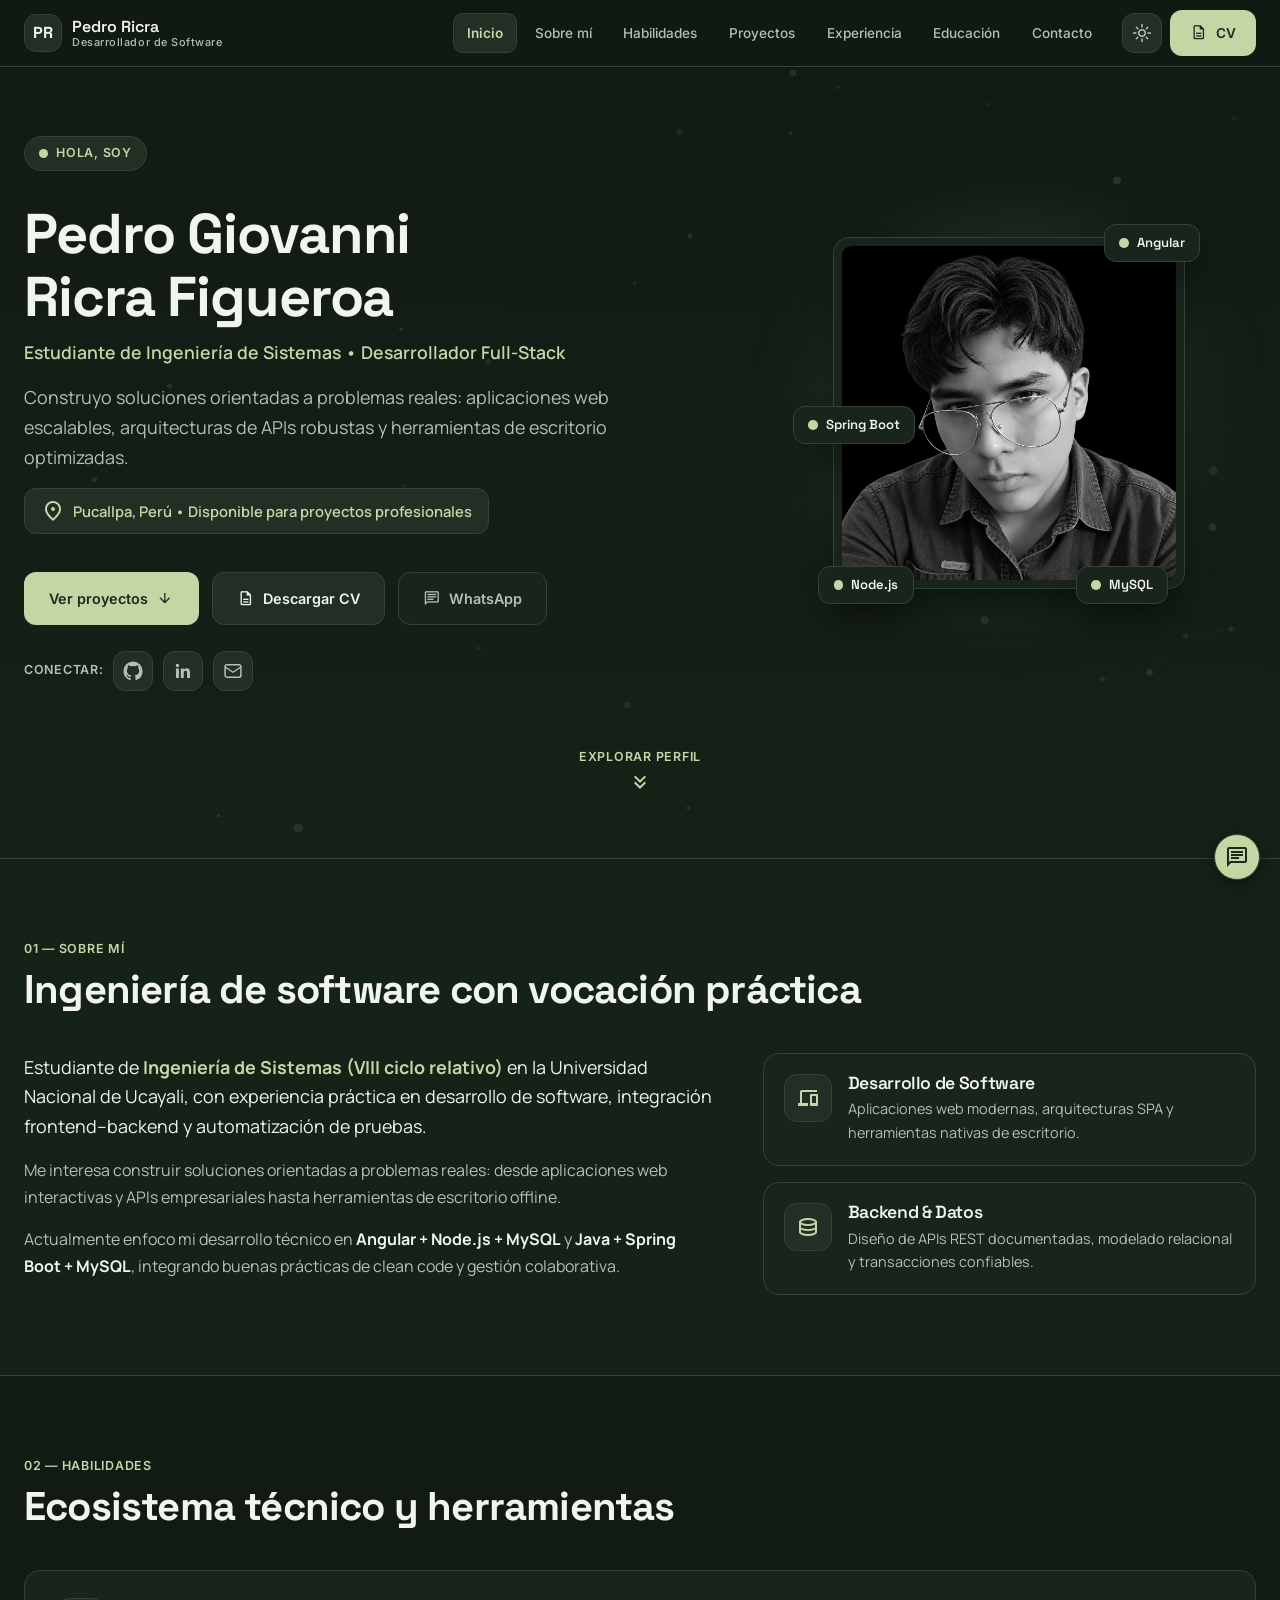
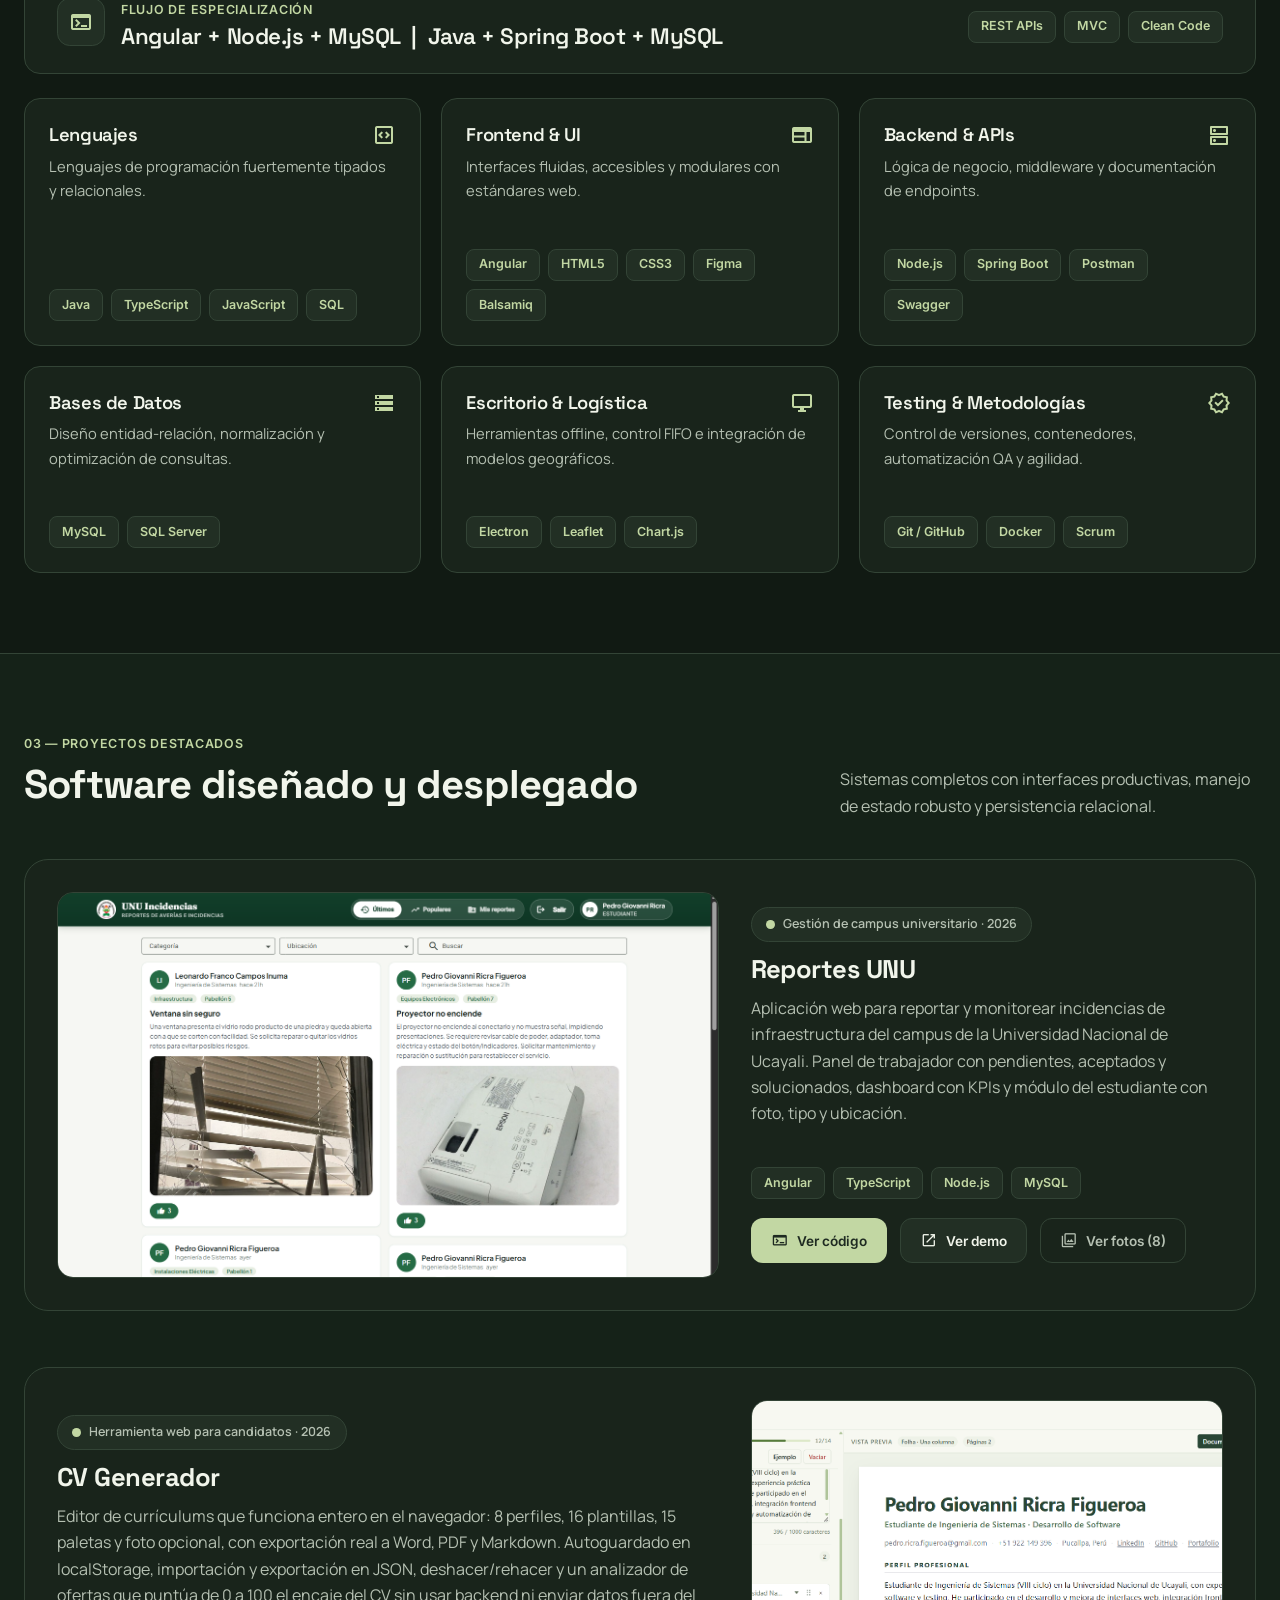
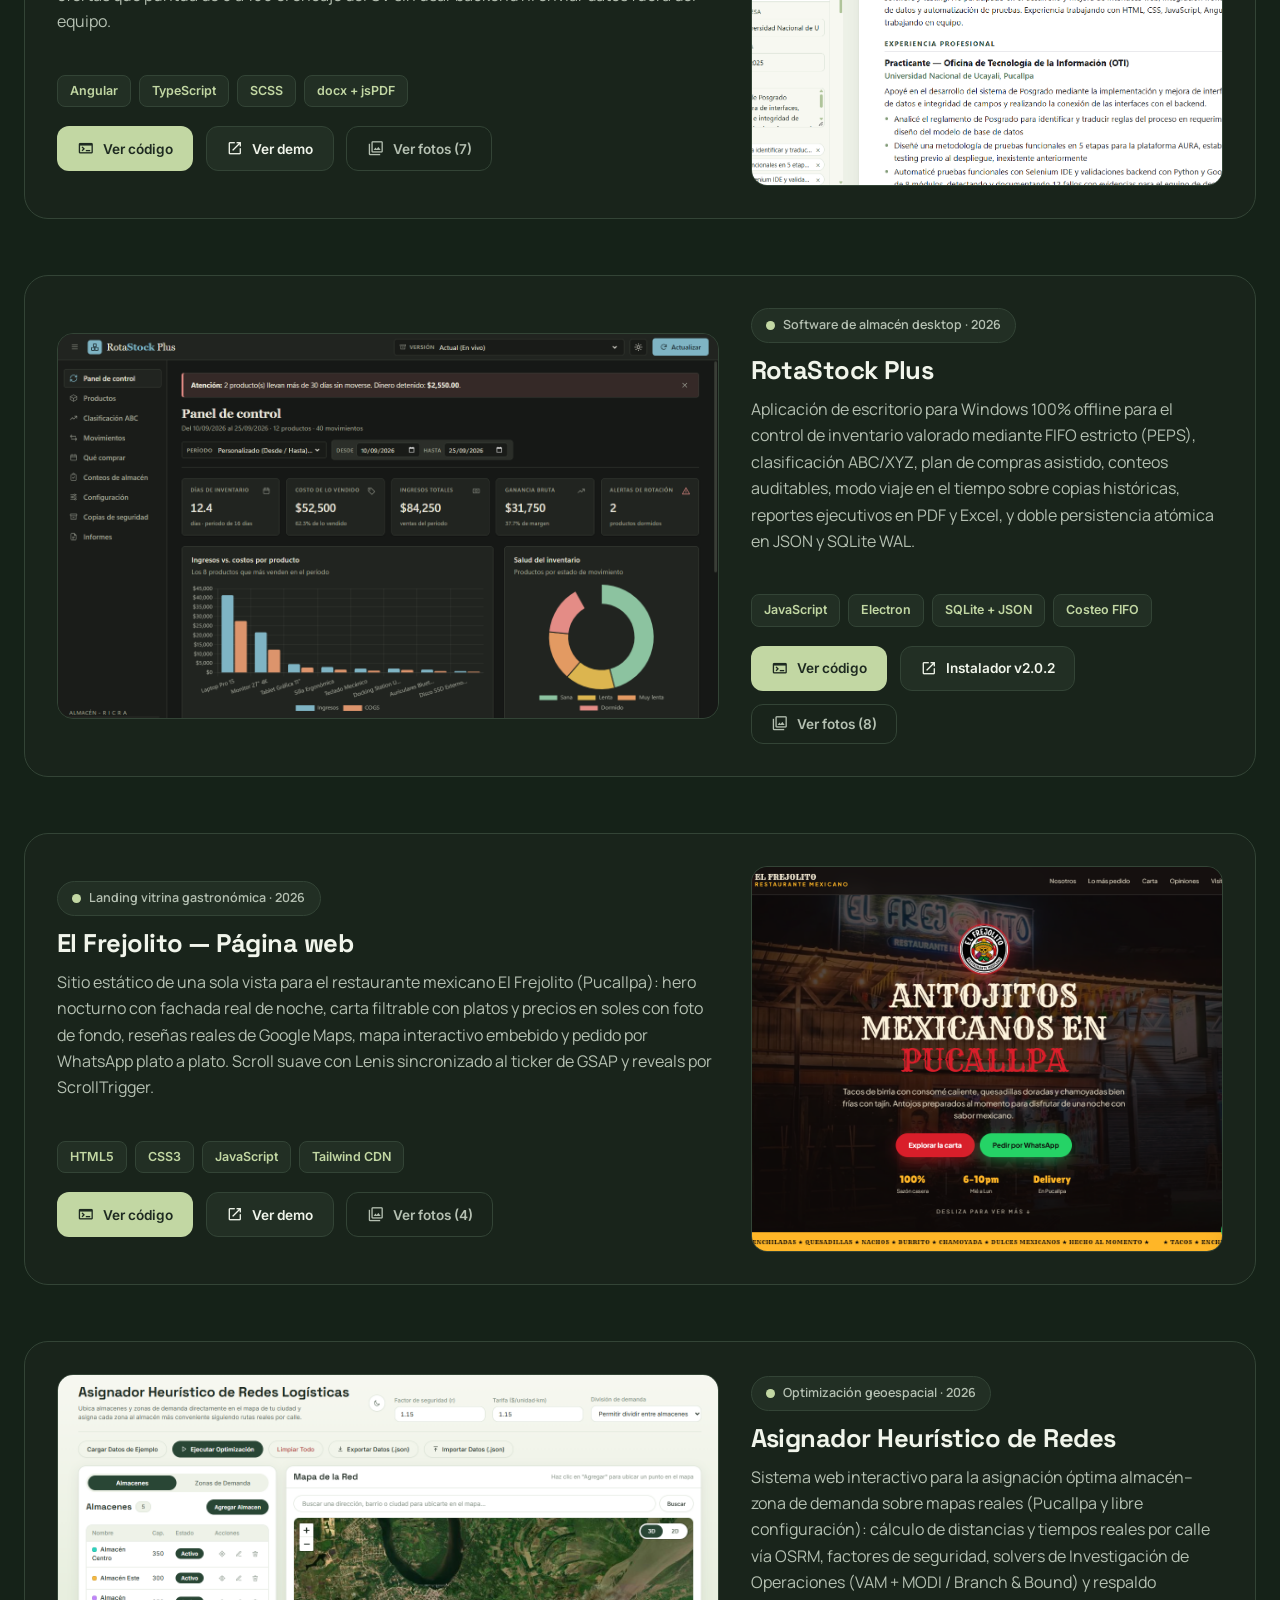
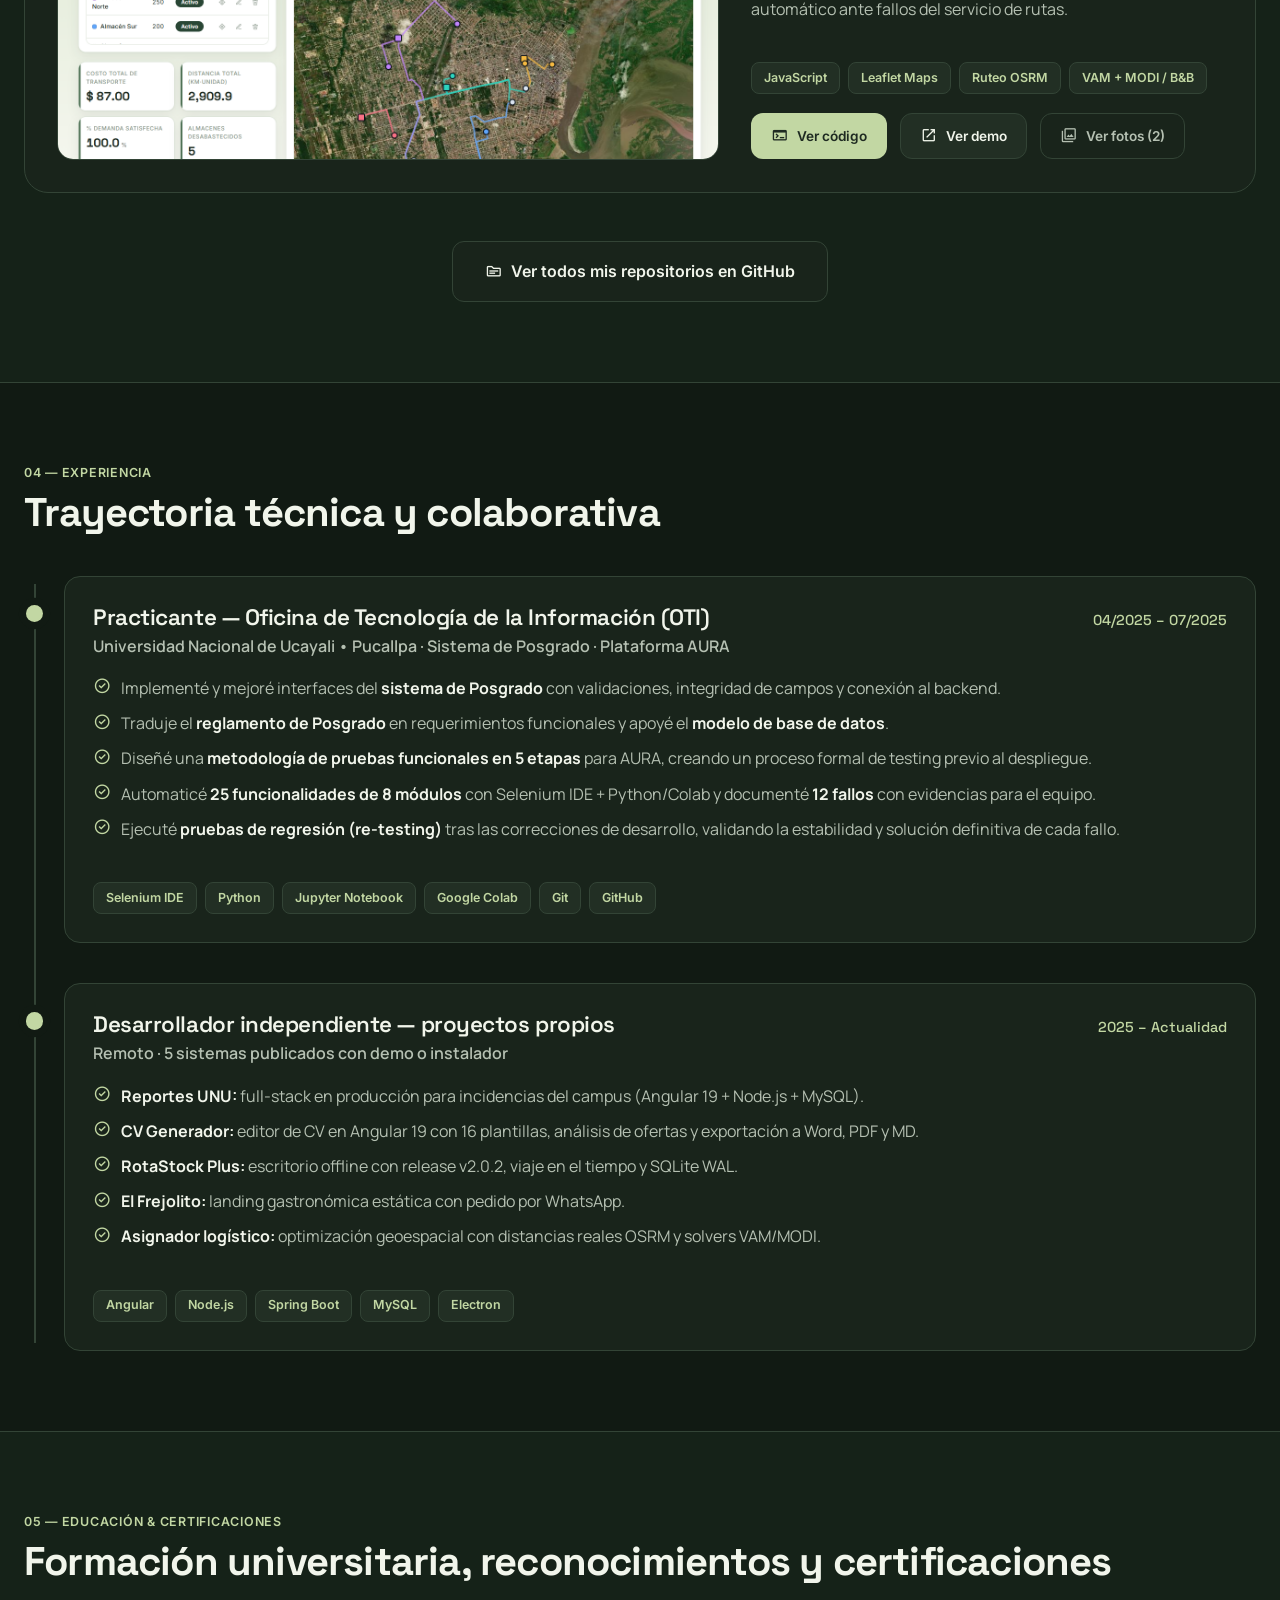
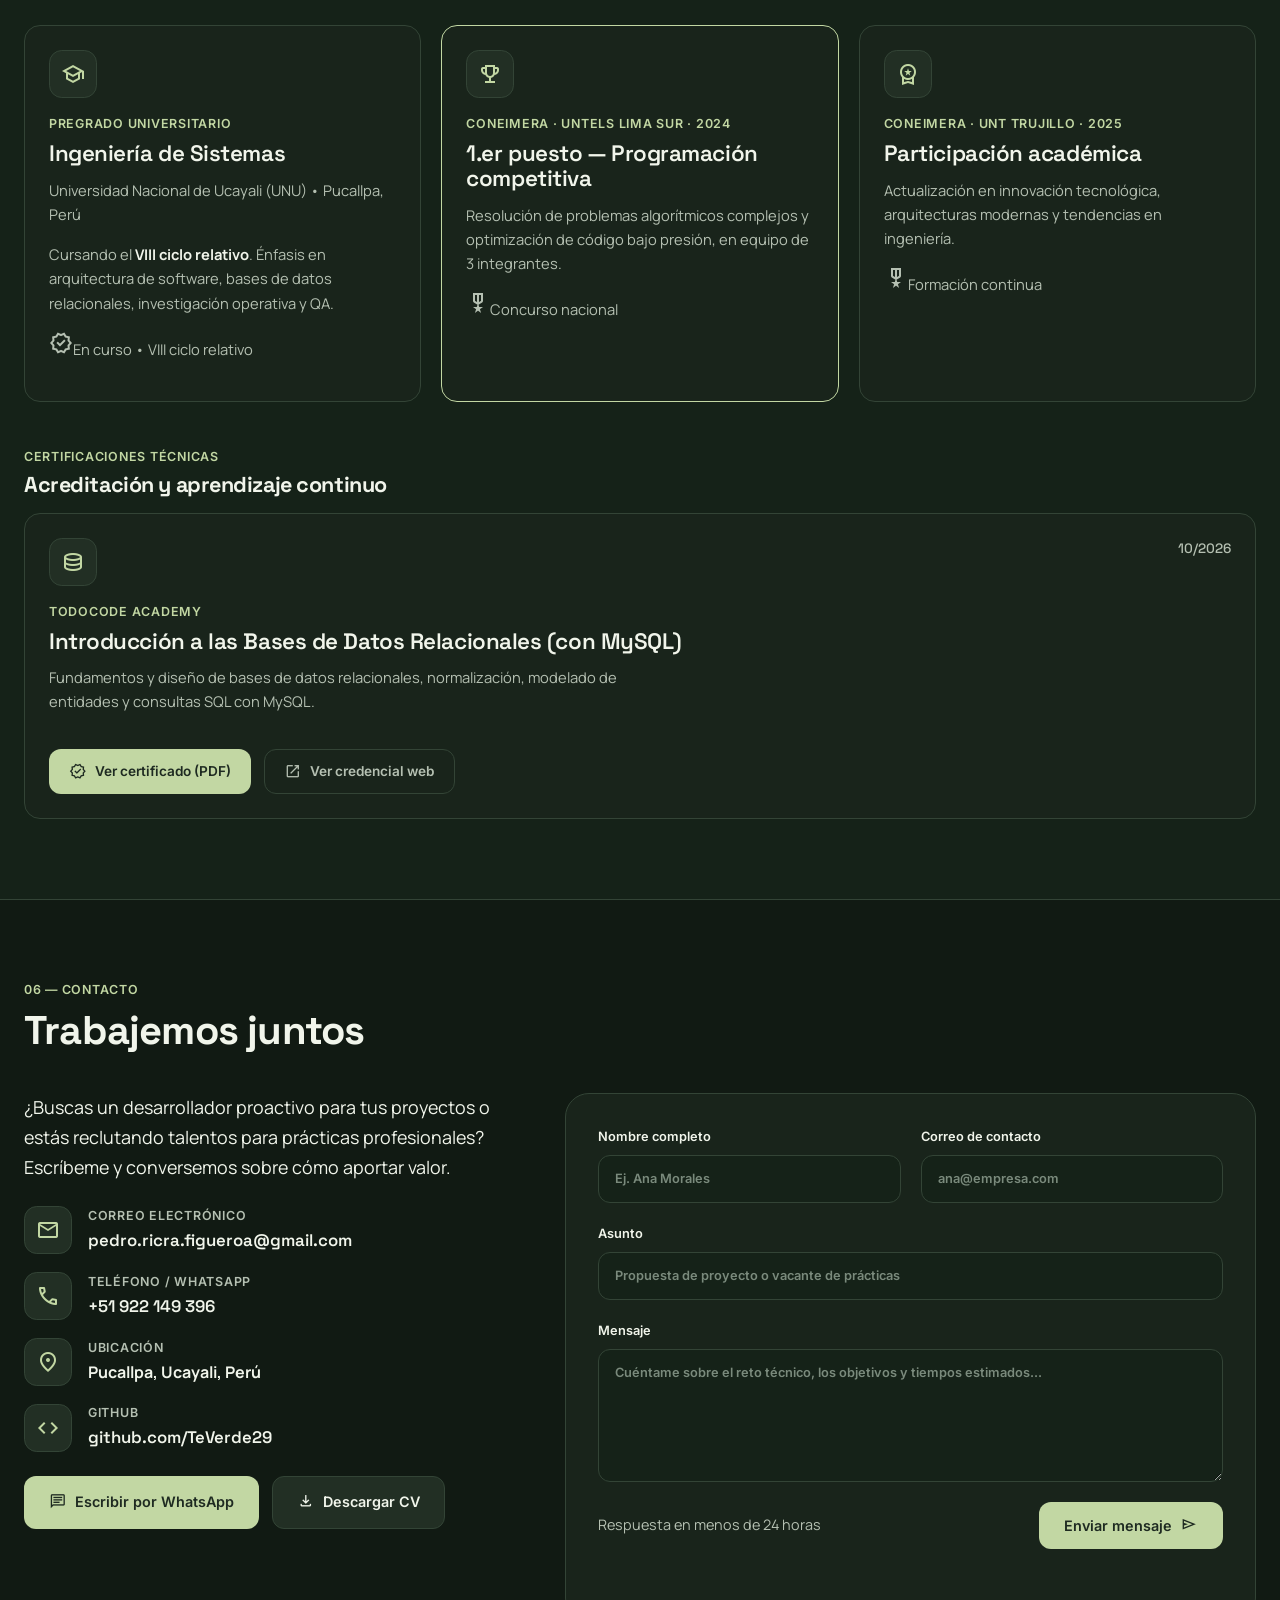
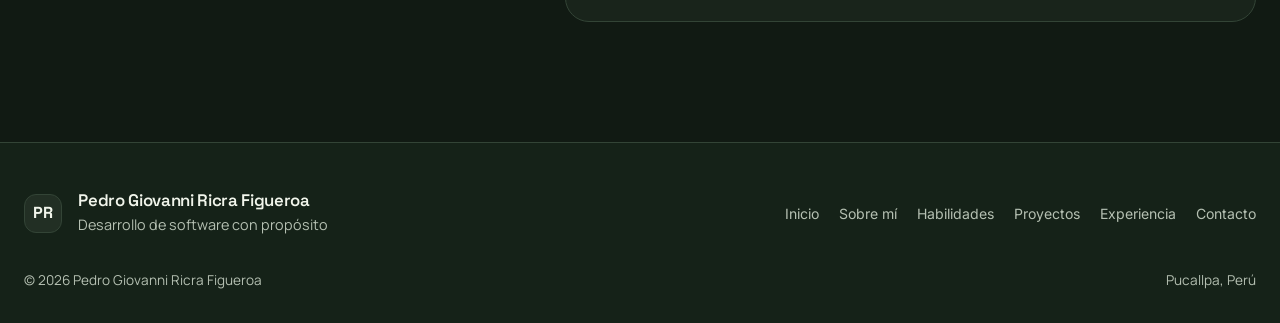
<file: index.html>
<!DOCTYPE html>
<html lang="es" data-theme="dark">
<head>
<meta charset="UTF-8">
<meta name="viewport" content="width=device-width, initial-scale=1.0">
<title>Pedro Giovanni Ricra Figueroa | Desarrollador de Software</title>
<meta name="description" content="Portafolio de Pedro Giovanni Ricra Figueroa: Ingeniería de Sistemas (VIII ciclo relativo, UNU). Full-stack Angular + Node.js + MySQL, Spring Boot, testing y automatización. Pucallpa, Perú.">
<meta property="og:title" content="Pedro Ricra | Desarrollador de Software">
<meta property="og:description" content="Full-stack · APIs · Datos · Testing. Proyectos en producción con demo en vivo.">
<meta property="og:type" content="website">
<meta property="og:image" content="assets/foto.png">
<link rel="icon" href="data:image/svg+xml,%3Csvg xmlns='http://www.w3.org/2000/svg' viewBox='0 0 64 64'%3E%3Crect width='64' height='64' rx='14' fill='%23111A13'/%3E%3Ctext x='32' y='43' font-family='Arial,sans-serif' font-weight='800' font-size='26' fill='%23C2D7A3' text-anchor='middle'%3EPR%3C/text%3E%3C/svg%3E">
<link rel="preconnect" href="https://fonts.googleapis.com">
<link rel="preconnect" href="https://fonts.gstatic.com" crossorigin>
<link href="https://fonts.googleapis.com/css2?family=Inter:wght@400;500;600;700&family=Manrope:wght@400;500;600;700&family=Space+Grotesk:wght@500;600;700&display=swap" rel="stylesheet">
<link href="https://fonts.googleapis.com/css2?family=Material+Symbols+Outlined:opsz,wght,FILL,GRAD@20..48,100..700,0..1,-50..200" rel="stylesheet">
<link rel="stylesheet" href="styles.css">
</head>
<body id="top">

<!-- ══════════ NAV ══════════ -->
<header class="nav" id="main-nav">
  <div class="nav-inner">
    <a class="nav-brand" href="#inicio" aria-label="Ir al inicio">
      <span class="nav-logo">PR</span>
      <span class="nav-name">Pedro Ricra<small>Desarrollador de Software</small></span>
    </a>
    <nav class="nav-links" id="nav-links" aria-label="Navegación principal">
      <a class="nav-item" data-section="inicio" href="#inicio">Inicio</a>
      <a class="nav-item" data-section="sobre-mi" href="#sobre-mi">Sobre mí</a>
      <a class="nav-item" data-section="stack" href="#stack">Habilidades</a>
      <a class="nav-item" data-section="proyectos" href="#proyectos">Proyectos</a>
      <a class="nav-item" data-section="experiencia" href="#experiencia">Experiencia</a>
      <a class="nav-item" data-section="educacion" href="#educacion">Educación</a>
      <a class="nav-item" data-section="contacto" href="#contacto">Contacto</a>
    </nav>
    <div class="nav-side">
      <button class="icon-btn" id="theme-btn" aria-label="Cambiar entre tema claro y oscuro" aria-pressed="false">
        <span class="material-symbols-outlined" id="theme-icon">light_mode</span>
      </button>
      <a class="btn btn-primary btn-sm" href="CV/CV%20-%20RFPG.pdf" download="CV-Pedro-Ricra-Figueroa.pdf" target="_blank">
        <span class="material-symbols-outlined">description</span><span>CV</span>
      </a>
      <button class="icon-btn nav-burger" id="mobile-menu-btn" aria-label="Abrir menú" aria-expanded="false">
        <span class="material-symbols-outlined">menu</span>
      </button>
    </div>
  </div>
  <nav class="mobile-menu" id="mobile-menu" aria-label="Navegación móvil">
    <a class="mobile-nav-link" data-section="inicio" href="#inicio">Inicio</a>
    <a class="mobile-nav-link" data-section="sobre-mi" href="#sobre-mi">Sobre mí</a>
    <a class="mobile-nav-link" data-section="stack" href="#stack">Habilidades</a>
    <a class="mobile-nav-link" data-section="proyectos" href="#proyectos">Proyectos</a>
    <a class="mobile-nav-link" data-section="experiencia" href="#experiencia">Experiencia</a>
    <a class="mobile-nav-link" data-section="educacion" href="#educacion">Educación</a>
    <a class="mobile-nav-link" data-section="contacto" href="#contacto">Contacto</a>
  </nav>
</header>

<main>
<!-- ══════════ HERO ══════════ -->
<section class="hero" id="inicio">
  <canvas class="hero-canvas" id="hero-particles" aria-hidden="true"></canvas>
  <div class="wrap hero-grid">
    <div class="hero-copy reveal-item">
      <p class="pill"><span class="dot"></span><span class="lbl">Hola, soy</span></p>
      <h1>Pedro Giovanni<br>Ricra Figueroa</h1>
      <p class="hero-role">Estudiante de Ingeniería de Sistemas • Desarrollador Full-Stack</p>
      <p class="hero-desc">Construyo soluciones orientadas a problemas reales: aplicaciones web escalables, arquitecturas de APIs robustas y herramientas de escritorio optimizadas.</p>
      <p class="pill pill-box">
        <span class="material-symbols-outlined">location_on</span>
        <span>Pucallpa, Perú • Disponible para proyectos profesionales</span>
      </p>
      <div class="hero-ctas">
        <a class="btn btn-primary" href="#proyectos"><span>Ver proyectos</span><span class="material-symbols-outlined shift-down">arrow_downward</span></a>
        <a class="btn btn-secondary" href="CV/CV%20-%20RFPG.pdf" download="CV-Pedro-Ricra-Figueroa.pdf" target="_blank"><span class="material-symbols-outlined shift">description</span><span>Descargar CV</span></a>
        <a class="btn btn-ghost" href="https://wa.me/51922149396" target="_blank" rel="noopener"><span class="material-symbols-outlined shift">chat</span><span>WhatsApp</span></a>
      </div>
      <div class="hero-social">
        <span class="lbl">Conectar:</span>
        <a aria-label="GitHub" href="https://github.com/TeVerde29" target="_blank" rel="noopener"><svg viewBox="0 0 24 24" fill="currentColor" aria-hidden="true"><path d="M12 .5A11.5 11.5 0 0 0 .5 12c0 5.08 3.29 9.39 7.86 10.91.58.11.79-.25.79-.55v-2.15c-3.2.7-3.87-1.36-3.87-1.36-.52-1.33-1.28-1.68-1.28-1.68-1.04-.71.08-.7.08-.7 1.15.08 1.76 1.19 1.76 1.19 1.03 1.75 2.69 1.25 3.35.95.1-.74.4-1.25.72-1.53-2.55-.29-5.23-1.28-5.23-5.68 0-1.26.45-2.28 1.19-3.09-.12-.29-.52-1.46.11-3.05 0 0 .97-.31 3.18 1.18a11 11 0 0 1 5.8 0c2.2-1.49 3.17-1.18 3.17-1.18.63 1.59.23 2.76.11 3.05.74.81 1.19 1.83 1.19 3.09 0 4.41-2.69 5.38-5.25 5.67.41.35.77 1.05.77 2.12v3.15c0 .3.21.67.8.55A11.5 11.5 0 0 0 23.5 12 11.5 11.5 0 0 0 12 .5Z"/></svg></a>
        <a aria-label="LinkedIn" href="http://www.linkedin.com/in/pedro-giovanni-ricra-figueroa-971a20433" target="_blank" rel="noopener"><svg viewBox="0 0 24 24" fill="currentColor" aria-hidden="true"><path d="M20.45 20.45h-3.55v-5.57c0-1.33-.03-3.04-1.85-3.04-1.86 0-2.14 1.45-2.14 2.94v5.67H9.35V9h3.41v1.56h.05c.47-.9 1.63-1.85 3.36-1.85 3.6 0 4.27 2.37 4.27 5.46v6.28ZM5.34 7.43a2.06 2.06 0 1 1 0-4.12 2.06 2.06 0 0 1 0 4.12ZM7.12 20.45H3.55V9h3.57v11.45Z"/></svg></a>
        <a aria-label="Correo" href="mailto:pedro.ricra.figueroa@gmail.com"><svg viewBox="0 0 24 24" fill="none" stroke="currentColor" stroke-width="1.8" stroke-linecap="round" stroke-linejoin="round" aria-hidden="true"><rect x="2.5" y="4.5" width="19" height="15" rx="2.5"/><path d="m21 7.5-9 6-9-6"/></svg></a>
      </div>
    </div>
    <div class="hero-visual reveal-item" style="transition-delay:150ms">
      <div class="portrait" id="hero-portrait-card">
        <img src="assets/foto.png" alt="Pedro Giovanni Ricra Figueroa">
        <span class="badge b1"><i></i>Angular</span>
        <span class="badge b2"><i></i>Spring Boot</span>
        <span class="badge b3"><i></i>MySQL</span>
        <span class="badge b4"><i></i>Node.js</span>
      </div>
    </div>
  </div>
  <div class="hero-scroll reveal-item">
    <a href="#sobre-mi"><span class="lbl">Explorar perfil</span><span class="material-symbols-outlined bounce">keyboard_double_arrow_down</span></a>
  </div>
</section>

<!-- ══════════ 01 SOBRE MÍ ══════════ -->
<section class="band" id="sobre-mi">
  <div class="wrap">
    <div class="sec-head reveal-item">
      <span class="lbl accent">01 — Sobre mí</span>
      <h2>Ingeniería de software con vocación práctica</h2>
    </div>
    <div class="about-grid">
      <div class="reveal-item">
        <p class="lead">Estudiante de <strong>Ingeniería de Sistemas (VIII ciclo relativo)</strong> en la Universidad Nacional de Ucayali, con experiencia práctica en desarrollo de software, integración frontend–backend y automatización de pruebas.</p>
        <p>Me interesa construir soluciones orientadas a problemas reales: desde aplicaciones web interactivas y APIs empresariales hasta herramientas de escritorio offline.</p>
        <p>Actualmente enfoco mi desarrollo técnico en <strong>Angular + Node.js + MySQL</strong> y <strong>Java + Spring Boot + MySQL</strong>, integrando buenas prácticas de clean code y gestión colaborativa.</p>
      </div>
      <div class="pillars">
        <article class="pillar reveal-item" style="transition-delay:50ms">
          <span class="pillar-icon material-symbols-outlined">devices</span>
          <div><h3>Desarrollo de Software</h3><p>Aplicaciones web modernas, arquitecturas SPA y herramientas nativas de escritorio.</p></div>
        </article>
        <article class="pillar reveal-item" style="transition-delay:120ms">
          <span class="pillar-icon material-symbols-outlined">database</span>
          <div><h3>Backend &amp; Datos</h3><p>Diseño de APIs REST documentadas, modelado relacional y transacciones confiables.</p></div>
        </article>
      </div>
    </div>
  </div>
</section>

<!-- ══════════ 02 STACK ══════════ -->
<section id="stack">
  <div class="wrap">
    <div class="sec-head reveal-item">
      <span class="lbl accent">02 — Habilidades</span>
      <h2>Ecosistema técnico y herramientas</h2>
    </div>
    <div class="stack-banner reveal-item">
      <span class="pillar-icon material-symbols-outlined">terminal</span>
      <div><span class="lbl accent">Flujo de especialización</span>
      <h3>Angular + Node.js + MySQL &nbsp;|&nbsp; Java + Spring Boot + MySQL</h3></div>
      <p class="chips"><span>REST APIs</span><span>MVC</span><span>Clean Code</span></p>
    </div>
    <div class="skills-grid">
      <article class="card reveal-item" style="transition-delay:50ms">
        <div class="card-top"><h4>Lenguajes</h4><span class="material-symbols-outlined accent-ic">code_blocks</span></div>
        <p>Lenguajes de programación fuertemente tipados y relacionales.</p>
        <p class="skill-logos">
          <img src="https://skillicons.dev/icons?i=java" alt="Logo de Java" loading="lazy" onerror="this.remove()">
          <img src="https://skillicons.dev/icons?i=ts" alt="Logo de TypeScript" loading="lazy" onerror="this.remove()">
          <img src="https://skillicons.dev/icons?i=js" alt="Logo de JavaScript" loading="lazy" onerror="this.remove()">
        </p>
        <p class="chips"><span>Java</span><span>TypeScript</span><span>JavaScript</span><span>SQL</span></p>
      </article>
      <article class="card reveal-item" style="transition-delay:100ms">
        <div class="card-top"><h4>Frontend &amp; UI</h4><span class="material-symbols-outlined accent-ic">web</span></div>
        <p>Interfaces fluidas, accesibles y modulares con estándares web.</p>
        <p class="skill-logos">
          <img src="https://skillicons.dev/icons?i=angular" alt="Logo de Angular" loading="lazy" onerror="this.remove()">
          <img src="https://skillicons.dev/icons?i=html" alt="Logo de HTML5" loading="lazy" onerror="this.remove()">
          <img src="https://skillicons.dev/icons?i=css" alt="Logo de CSS3" loading="lazy" onerror="this.remove()">
          <img src="https://skillicons.dev/icons?i=figma" alt="Logo de Figma" loading="lazy" onerror="this.remove()">
        </p>
        <p class="chips"><span>Angular</span><span>HTML5</span><span>CSS3</span><span>Figma</span><span>Balsamiq</span></p>
      </article>
      <article class="card reveal-item" style="transition-delay:150ms">
        <div class="card-top"><h4>Backend &amp; APIs</h4><span class="material-symbols-outlined accent-ic">dns</span></div>
        <p>Lógica de negocio, middleware y documentación de endpoints.</p>
        <p class="skill-logos">
          <img src="https://skillicons.dev/icons?i=nodejs" alt="Logo de Node.js" loading="lazy" onerror="this.remove()">
          <img src="https://skillicons.dev/icons?i=spring" alt="Logo de Spring Boot" loading="lazy" onerror="this.remove()">
          <img src="https://skillicons.dev/icons?i=postman" alt="Logo de Postman" loading="lazy" onerror="this.remove()">
          <img src="https://cdn.simpleicons.org/swagger" alt="Logo de Swagger" loading="lazy" onerror="this.remove()">
        </p>
        <p class="chips"><span>Node.js</span><span>Spring Boot</span><span>Postman</span><span>Swagger</span></p>
      </article>
      <article class="card reveal-item" style="transition-delay:200ms">
        <div class="card-top"><h4>Bases de Datos</h4><span class="material-symbols-outlined accent-ic">storage</span></div>
        <p>Diseño entidad-relación, normalización y optimización de consultas.</p>
        <p class="skill-logos">
          <img src="https://skillicons.dev/icons?i=mysql" alt="Logo de MySQL" loading="lazy" onerror="this.remove()">
        </p>
        <p class="chips"><span>MySQL</span><span>SQL Server</span></p>
      </article>
      <article class="card reveal-item" style="transition-delay:250ms">
        <div class="card-top"><h4>Escritorio &amp; Logística</h4><span class="material-symbols-outlined accent-ic">desktop_windows</span></div>
        <p>Herramientas offline, control FIFO e integración de modelos geográficos.</p>
        <p class="skill-logos">
          <img src="https://skillicons.dev/icons?i=electron" alt="Logo de Electron" loading="lazy" onerror="this.remove()">
        </p>
        <p class="chips"><span>Electron</span><span>Leaflet</span><span>Chart.js</span></p>
      </article>
      <article class="card reveal-item" style="transition-delay:300ms">
        <div class="card-top"><h4>Testing &amp; Metodologías</h4><span class="material-symbols-outlined accent-ic">verified</span></div>
        <p>Control de versiones, contenedores, automatización QA y agilidad.</p>
        <p class="skill-logos">
          <img src="https://skillicons.dev/icons?i=selenium" alt="Logo de Selenium" loading="lazy" onerror="this.remove()">
          <img src="https://skillicons.dev/icons?i=git" alt="Logo de Git" loading="lazy" onerror="this.remove()">
          <img src="https://skillicons.dev/icons?i=github" alt="Logo de GitHub" loading="lazy" onerror="this.remove()">
          <img src="https://skillicons.dev/icons?i=docker" alt="Logo de Docker" loading="lazy" onerror="this.remove()">
        </p>
        <p class="chips"><span>Git / GitHub</span><span>Docker</span><span>Scrum</span></p>
      </article>
    </div>
  </div>
</section>

<!-- ══════════ 03 PROYECTOS ══════════ -->
<section class="band" id="proyectos">
  <div class="wrap">
    <div class="sec-head sec-split reveal-item">
      <div><span class="lbl accent">03 — Proyectos destacados</span>
      <h2>Software diseñado y desplegado</h2></div>
      <p>Sistemas completos con interfaces productivas, manejo de estado robusto y persistencia relacional.</p>
    </div>
    <div class="projects">
      <!-- 01 Reportes UNU -->
      <article class="project reveal-item">
        <a class="project-img" href="https://reportes-unu.vercel.app/" target="_blank" rel="noopener" aria-label="Abrir demo de Reportes UNU">
          <img src="assets/unu-inicio-estudiante.png" alt="Feed de incidencias y estado del sistema Reportes UNU" loading="lazy">
        </a>
        <div class="project-body">
          <p class="pill pill-mini"><span class="dot"></span>Gestión de campus universitario · 2026</p>
          <h3>Reportes UNU</h3>
          <p>Aplicación web para reportar y monitorear incidencias de infraestructura del campus de la Universidad Nacional de Ucayali. Panel de trabajador con pendientes, aceptados y solucionados, dashboard con KPIs y módulo del estudiante con foto, tipo y ubicación.</p>
          <p class="skill-logos">
            <img src="https://skillicons.dev/icons?i=ts" alt="Logo de TypeScript" loading="lazy" onerror="this.remove()">
            <img src="https://skillicons.dev/icons?i=angular" alt="Logo de Angular" loading="lazy" onerror="this.remove()">
            <img src="https://skillicons.dev/icons?i=nodejs" alt="Logo de Node.js" loading="lazy" onerror="this.remove()">
            <img src="https://skillicons.dev/icons?i=mysql" alt="Logo de MySQL" loading="lazy" onerror="this.remove()">
          </p>
          <p class="chips"><span>Angular</span><span>TypeScript</span><span>Node.js</span><span>MySQL</span></p>
          <div class="project-btns">
            <a class="btn btn-primary btn-sm" href="https://github.com/TeVerde29/Reportes_UNU" target="_blank" rel="noopener"><span class="material-symbols-outlined shift">terminal</span><span>Ver código</span></a>
            <a class="btn btn-secondary btn-sm" href="https://reportes-unu.vercel.app/" target="_blank" rel="noopener"><span class="material-symbols-outlined shift">open_in_new</span><span>Ver demo</span></a>
            <button class="btn btn-ghost btn-sm galeria-btn" data-galeria="reportes" type="button"><span class="material-symbols-outlined shift">photo_library</span><span>Ver fotos (8)</span></button>
          </div>
        </div>
      </article>

      <!-- 02 CV Generador -->
      <article class="project flip reveal-item">
        <div class="project-body">
          <p class="pill pill-mini"><span class="dot"></span>Herramienta web para candidatos · 2026</p>
          <h3>CV Generador</h3>
          <p>Editor de currículums que funciona entero en el navegador: 8 perfiles, 16 plantillas, 15 paletas y foto opcional, con exportación real a Word, PDF y Markdown. Autoguardado en localStorage, importación y exportación en JSON, deshacer/rehacer y un analizador de ofertas que puntúa de 0 a 100 el encaje del CV sin usar backend ni enviar datos fuera del equipo.</p>
          <p class="skill-logos">
            <img src="https://skillicons.dev/icons?i=angular" alt="Logo de Angular" loading="lazy" onerror="this.remove()">
            <img src="https://skillicons.dev/icons?i=ts" alt="Logo de TypeScript" loading="lazy" onerror="this.remove()">
            <img src="https://skillicons.dev/icons?i=scss" alt="Logo de SCSS" loading="lazy" onerror="this.remove()">
          </p>
          <p class="chips"><span>Angular</span><span>TypeScript</span><span>SCSS</span><span>docx + jsPDF</span></p>
          <div class="project-btns">
            <a class="btn btn-primary btn-sm" href="https://github.com/TeVerde29/CV-Generador" target="_blank" rel="noopener"><span class="material-symbols-outlined shift">terminal</span><span>Ver código</span></a>
            <a class="btn btn-secondary btn-sm" href="https://cv-generador-ricra.vercel.app/" target="_blank" rel="noopener"><span class="material-symbols-outlined shift">open_in_new</span><span>Ver demo</span></a>
            <button class="btn btn-ghost btn-sm galeria-btn" data-galeria="cvgen" type="button"><span class="material-symbols-outlined shift">photo_library</span><span>Ver fotos (7)</span></button>
          </div>
        </div>
        <a class="project-img" href="https://cv-generador-ricra.vercel.app/" target="_blank" rel="noopener" aria-label="Abrir demo del CV Generador">
          <img src="assets/cvgen-editor.png" alt="Editor de datos del CV Generador con el currículum A4 en vivo" loading="lazy">
        </a>
      </article>

      <!-- 03 RotaStock Plus -->
      <article class="project reveal-item">
        <a class="project-img" href="https://github.com/TeVerde29/RotaStock-Plus/releases/tag/v2.0.2" target="_blank" rel="noopener" aria-label="Descargar instalador de RotaStock Plus">
          <img src="assets/rota-panel.png" alt="Panel de control de RotaStock Plus con KPIs y gráficos de inventario" loading="lazy">
        </a>
        <div class="project-body">
          <p class="pill pill-mini"><span class="dot"></span>Software de almacén desktop · 2026</p>
          <h3>RotaStock Plus</h3>
          <p>Aplicación de escritorio para Windows 100% offline para el control de inventario valorado mediante FIFO estricto (PEPS), clasificación ABC/XYZ, plan de compras asistido, conteos auditables, modo viaje en el tiempo sobre copias históricas, reportes ejecutivos en PDF y Excel, y doble persistencia atómica en JSON y SQLite WAL.</p>
          <p class="skill-logos">
            <img src="https://skillicons.dev/icons?i=js" alt="Logo de JavaScript" loading="lazy" onerror="this.remove()">
            <img src="https://skillicons.dev/icons?i=electron" alt="Logo de Electron" loading="lazy" onerror="this.remove()">
          </p>
          <p class="chips"><span>JavaScript</span><span>Electron</span><span>SQLite + JSON</span><span>Costeo FIFO</span></p>
          <div class="project-btns">
            <a class="btn btn-primary btn-sm" href="https://github.com/TeVerde29/RotaStock-Plus" target="_blank" rel="noopener"><span class="material-symbols-outlined shift">terminal</span><span>Ver código</span></a>
            <a class="btn btn-secondary btn-sm" href="https://github.com/TeVerde29/RotaStock-Plus/releases/tag/v2.0.2" target="_blank" rel="noopener"><span class="material-symbols-outlined shift">open_in_new</span><span>Instalador v2.0.2</span></a>
            <button class="btn btn-ghost btn-sm galeria-btn" data-galeria="rotastock" type="button"><span class="material-symbols-outlined shift">photo_library</span><span>Ver fotos (8)</span></button>
          </div>
        </div>
      </article>

      <!-- 04 El Frejolito -->
      <article class="project flip reveal-item">
        <div class="project-body">
          <p class="pill pill-mini"><span class="dot"></span>Landing vitrina gastronómica · 2026</p>
          <h3>El Frejolito — Página web</h3>
          <p>Sitio estático de una sola vista para el restaurante mexicano El Frejolito (Pucallpa): hero nocturno con fachada real de noche, carta filtrable con platos y precios en soles con foto de fondo, reseñas reales de Google Maps, mapa interactivo embebido y pedido por WhatsApp plato a plato. Scroll suave con Lenis sincronizado al ticker de GSAP y reveals por ScrollTrigger.</p>
          <p class="skill-logos">
            <img src="https://skillicons.dev/icons?i=html" alt="Logo de HTML5" loading="lazy" onerror="this.remove()">
            <img src="https://skillicons.dev/icons?i=css" alt="Logo de CSS3" loading="lazy" onerror="this.remove()">
            <img src="https://skillicons.dev/icons?i=js" alt="Logo de JavaScript" loading="lazy" onerror="this.remove()">
            <img src="https://skillicons.dev/icons?i=tailwind" alt="Logo de Tailwind CSS" loading="lazy" onerror="this.remove()">
          </p>
          <p class="chips"><span>HTML5</span><span>CSS3</span><span>JavaScript</span><span>Tailwind CDN</span></p>
          <div class="project-btns">
            <a class="btn btn-primary btn-sm" href="https://github.com/TeVerde29/pagina-web-el-frejolito" target="_blank" rel="noopener"><span class="material-symbols-outlined shift">terminal</span><span>Ver código</span></a>
            <a class="btn btn-secondary btn-sm" href="https://teverde29.github.io/pagina-web-el-frejolito/" target="_blank" rel="noopener"><span class="material-symbols-outlined shift">open_in_new</span><span>Ver demo</span></a>
            <button class="btn btn-ghost btn-sm galeria-btn" data-galeria="frejolito" type="button"><span class="material-symbols-outlined shift">photo_library</span><span>Ver fotos (4)</span></button>
          </div>
        </div>
        <a class="project-img" href="https://teverde29.github.io/pagina-web-el-frejolito/" target="_blank" rel="noopener" aria-label="Abrir demo de la landing de El Frejolito">
          <img src="assets/frejolito-hero.png" alt="Hero nocturno de la landing de El Frejolito con la fachada del local" loading="lazy">
        </a>
      </article>

      <!-- 05 Asignador Heurístico -->
      <article class="project reveal-item">
        <a class="project-img" href="https://teverde29.github.io/Asignador-Heuristico-de-Redes-Logisticas/" target="_blank" rel="noopener" aria-label="Abrir demo del asignador heurístico">
          <img src="assets/logistica-claro.png" alt="Asignador heurístico de redes logísticas sobre mapa satelital de Pucallpa" loading="lazy">
        </a>
        <div class="project-body">
          <p class="pill pill-mini"><span class="dot"></span>Optimización geoespacial · 2026</p>
          <h3>Asignador Heurístico de Redes</h3>
          <p>Sistema web interactivo para la asignación óptima almacén–zona de demanda sobre mapas reales (Pucallpa y libre configuración): cálculo de distancias y tiempos reales por calle vía OSRM, factores de seguridad, solvers de Investigación de Operaciones (VAM + MODI / Branch & Bound) y respaldo automático ante fallos del servicio de rutas.</p>
          <p class="skill-logos">
            <img src="https://skillicons.dev/icons?i=js" alt="Logo de JavaScript" loading="lazy" onerror="this.remove()">
          </p>
          <p class="chips"><span>JavaScript</span><span>Leaflet Maps</span><span>Ruteo OSRM</span><span>VAM + MODI / B&B</span></p>
          <div class="project-btns">
            <a class="btn btn-primary btn-sm" href="https://github.com/TeVerde29/Asignador-Heuristico-de-Redes-Logisticas" target="_blank" rel="noopener"><span class="material-symbols-outlined shift">terminal</span><span>Ver código</span></a>
            <a class="btn btn-secondary btn-sm" href="https://teverde29.github.io/Asignador-Heuristico-de-Redes-Logisticas/" target="_blank" rel="noopener"><span class="material-symbols-outlined shift">open_in_new</span><span>Ver demo</span></a>
            <button class="btn btn-ghost btn-sm galeria-btn" data-galeria="logistica" type="button"><span class="material-symbols-outlined shift">photo_library</span><span>Ver fotos (2)</span></button>
          </div>
        </div>
      </article>
    </div>
    <div class="center reveal-item">
      <a class="btn btn-panel" href="https://github.com/TeVerde29?tab=repositories" target="_blank" rel="noopener"><span class="material-symbols-outlined shift">source</span><span>Ver todos mis repositorios en GitHub</span></a>
    </div>
  </div>
</section>

<!-- ══════════ 04 EXPERIENCIA ══════════ -->
<section id="experiencia">
  <div class="wrap">
    <div class="sec-head reveal-item">
      <span class="lbl accent">04 — Experiencia</span>
      <h2>Trayectoria técnica y colaborativa</h2>
    </div>
    <div class="timeline">
      <article class="t-item reveal-item">
        <div class="t-card">
          <div class="t-head"><h3>Practicante — Oficina de Tecnología de la Información (OTI)</h3><span class="mono">04/2025 – 07/2025</span></div>
          <p class="t-place">Universidad Nacional de Ucayali • Pucallpa · Sistema de Posgrado · Plataforma AURA</p>
          <ul class="t-list">
            <li><span class="material-symbols-outlined">check_circle</span><span>Implementé y mejoré interfaces del <strong>sistema de Posgrado</strong> con validaciones, integridad de campos y conexión al backend.</span></li>
            <li><span class="material-symbols-outlined">check_circle</span><span>Traduje el <strong>reglamento de Posgrado</strong> en requerimientos funcionales y apoyé el <strong>modelo de base de datos</strong>.</span></li>
            <li><span class="material-symbols-outlined">check_circle</span><span>Diseñé una <strong>metodología de pruebas funcionales en 5 etapas</strong> para AURA, creando un proceso formal de testing previo al despliegue.</span></li>
            <li><span class="material-symbols-outlined">check_circle</span><span>Automaticé <strong>25 funcionalidades de 8 módulos</strong> con Selenium IDE + Python/Colab y documenté <strong>12 fallos</strong> con evidencias para el equipo.</span></li>
            <li><span class="material-symbols-outlined">check_circle</span><span>Ejecuté <strong>pruebas de regresión (re-testing)</strong> tras las correcciones de desarrollo, validando la estabilidad y solución definitiva de cada fallo.</span></li>
          </ul>
          <p class="skill-logos">
            <img src="https://skillicons.dev/icons?i=selenium" alt="Logo de Selenium" loading="lazy" onerror="this.remove()">
            <img src="https://skillicons.dev/icons?i=py" alt="Logo de Python" loading="lazy" onerror="this.remove()">
            <img src="https://skillicons.dev/icons?i=git" alt="Logo de Git" loading="lazy" onerror="this.remove()">
            <img src="https://skillicons.dev/icons?i=github" alt="Logo de GitHub" loading="lazy" onerror="this.remove()">
          </p>
          <p class="chips"><span>Selenium IDE</span><span>Python</span><span>Jupyter Notebook</span><span>Google Colab</span><span>Git</span><span>GitHub</span></p>
        </div>
      </article>
      <article class="t-item reveal-item" style="transition-delay:150ms">
        <div class="t-card">
          <div class="t-head"><h3>Desarrollador independiente — proyectos propios</h3><span class="mono">2025 – Actualidad</span></div>
          <p class="t-place">Remoto · 5 sistemas publicados con demo o instalador</p>
          <ul class="t-list">
            <li><span class="material-symbols-outlined">check_circle</span><span><strong>Reportes UNU:</strong> full-stack en producción para incidencias del campus (Angular 19 + Node.js + MySQL).</span></li>
            <li><span class="material-symbols-outlined">check_circle</span><span><strong>CV Generador:</strong> editor de CV en Angular 19 con 16 plantillas, análisis de ofertas y exportación a Word, PDF y MD.</span></li>
            <li><span class="material-symbols-outlined">check_circle</span><span><strong>RotaStock Plus:</strong> escritorio offline con release v2.0.2, viaje en el tiempo y SQLite WAL.</span></li>
            <li><span class="material-symbols-outlined">check_circle</span><span><strong>El Frejolito:</strong> landing gastronómica estática con pedido por WhatsApp.</span></li>
            <li><span class="material-symbols-outlined">check_circle</span><span><strong>Asignador logístico:</strong> optimización geoespacial con distancias reales OSRM y solvers VAM/MODI.</span></li>
          </ul>
          <p class="skill-logos">
            <img src="https://skillicons.dev/icons?i=angular" alt="Logo de Angular" loading="lazy" onerror="this.remove()">
            <img src="https://skillicons.dev/icons?i=nodejs" alt="Logo de Node.js" loading="lazy" onerror="this.remove()">
            <img src="https://skillicons.dev/icons?i=spring" alt="Logo de Spring Boot" loading="lazy" onerror="this.remove()">
            <img src="https://skillicons.dev/icons?i=mysql" alt="Logo de MySQL" loading="lazy" onerror="this.remove()">
            <img src="https://skillicons.dev/icons?i=electron" alt="Logo de Electron" loading="lazy" onerror="this.remove()">
          </p>
          <p class="chips"><span>Angular</span><span>Node.js</span><span>Spring Boot</span><span>MySQL</span><span>Electron</span></p>
        </div>
      </article>
    </div>
  </div>
</section>

<!-- ══════════ 05 EDUCACIÓN Y CERTIFICACIONES ══════════ -->
<section class="band" id="educacion">
  <div class="wrap">
    <div class="sec-head reveal-item">
      <span class="lbl accent">05 — Educación &amp; Certificaciones</span>
      <h2>Formación universitaria, reconocimientos y certificaciones</h2>
    </div>
    <div class="edu-grid">
      <article class="card edu reveal-item" style="transition-delay:50ms">
        <span class="pillar-icon material-symbols-outlined">school</span>
        <span class="lbl accent">Pregrado universitario</span>
        <h3>Ingeniería de Sistemas</h3>
        <p>Universidad Nacional de Ucayali (UNU) • Pucallpa, Perú</p>
        <p>Cursando el <strong>VIII ciclo relativo</strong>. Énfasis en arquitectura de software, bases de datos relacionales, investigación operativa y QA.</p>
        <p class="tag-ok"><span class="material-symbols-outlined">verified</span><span>En curso • VIII ciclo relativo</span></p>
      </article>
      <article class="card edu edu-gold reveal-item" style="transition-delay:150ms">
        <span class="pillar-icon material-symbols-outlined">trophy</span>
        <span class="lbl accent">CONEIMERA · UNTELS Lima Sur · 2024</span>
        <h3>1.er puesto — Programación competitiva</h3>
        <p>Resolución de problemas algorítmicos complejos y optimización de código bajo presión, en equipo de 3 integrantes.</p>
        <p class="tag-ok"><span class="material-symbols-outlined">military_tech</span><span>Concurso nacional</span></p>
      </article>
      <article class="card edu reveal-item" style="transition-delay:250ms">
        <span class="pillar-icon material-symbols-outlined">workspace_premium</span>
        <span class="lbl accent">CONEIMERA · UNT Trujillo · 2025</span>
        <h3>Participación académica</h3>
        <p>Actualización en innovación tecnológica, arquitecturas modernas y tendencias en ingeniería.</p>
        <p class="tag-ok"><span class="material-symbols-outlined">military_tech</span><span>Formación continua</span></p>
      </article>
    </div>

    <!-- Subsección Certificaciones técnicas -->
    <div class="edu-subhead reveal-item">
      <span class="lbl accent">Certificaciones técnicas</span>
      <h3>Acreditación y aprendizaje continuo</h3>
    </div>
    <div class="cert-grid">
      <article class="card edu reveal-item" style="transition-delay:50ms">
        <div style="display:flex;justify-content:space-between;align-items:flex-start;gap:1rem;flex-wrap:wrap">
          <span class="pillar-icon material-symbols-outlined">database</span>
          <span class="mono" style="color:var(--muted);font-size:0.85rem">10/2026</span>
        </div>
        <span class="lbl accent">TodoCode Academy</span>
        <h3>Introducción a las Bases de Datos Relacionales (con MySQL)</h3>
        <p>Fundamentos y diseño de bases de datos relacionales, normalización, modelado de entidades y consultas SQL con MySQL.</p>
        <div style="margin-top:1.2rem;display:flex;gap:0.8rem;align-items:center;flex-wrap:wrap">
          <a class="btn btn-primary btn-sm" href="CV/Certificado%20-%20TodoCode%20MySQL.pdf" target="_blank" rel="noopener">
            <span class="material-symbols-outlined shift">verified</span><span>Ver certificado (PDF)</span>
          </a>
          <a class="btn btn-ghost btn-sm" href="CV/Certificado%20-%20TodoCode%20MySQL.html" target="_blank" rel="noopener">
            <span class="material-symbols-outlined shift">open_in_new</span><span>Ver credencial web</span>
          </a>
        </div>
      </article>
    </div>
  </div>
</section>

<!-- ══════════ 06 CONTACTO ══════════ -->
<section id="contacto">
  <div class="wrap">
    <div class="sec-head reveal-item">
      <span class="lbl accent">06 — Contacto</span>
      <h2>Trabajemos juntos</h2>
    </div>
    <div class="contact-grid">
      <div class="reveal-item">
        <p class="lead">¿Buscas un desarrollador proactivo para tus proyectos o estás reclutando talentos para prácticas profesionales? Escríbeme y conversemos sobre cómo aportar valor.</p>
        <ul class="contact-list">
          <li><span class="pillar-icon material-symbols-outlined">mail</span><div><span class="lbl">Correo electrónico</span><a href="mailto:pedro.ricra.figueroa@gmail.com">pedro.ricra.figueroa@gmail.com</a></div></li>
          <li><span class="pillar-icon material-symbols-outlined">call</span><div><span class="lbl">Teléfono / WhatsApp</span><a href="https://wa.me/51922149396" target="_blank" rel="noopener">+51 922 149 396</a></div></li>
          <li><span class="pillar-icon material-symbols-outlined">location_on</span><div><span class="lbl">Ubicación</span><strong>Pucallpa, Ucayali, Perú</strong></div></li>
          <li><span class="pillar-icon material-symbols-outlined">code</span><div><span class="lbl">GitHub</span><a href="https://github.com/TeVerde29" target="_blank" rel="noopener">github.com/TeVerde29</a></div></li>
        </ul>
        <div class="contact-btns">
          <a class="btn btn-primary" href="https://wa.me/51922149396" target="_blank" rel="noopener"><span class="material-symbols-outlined shift">chat</span><span>Escribir por WhatsApp</span></a>
          <a class="btn btn-secondary" href="CV/CV%20-%20RFPG.pdf" download="CV-Pedro-Ricra-Figueroa.pdf" target="_blank"><span class="material-symbols-outlined shift">download</span><span>Descargar CV</span></a>
        </div>
      </div>
      <form class="form reveal-item" id="contacto-form" style="transition-delay:150ms">
        <div class="form-row">
          <label>Nombre completo<input id="f-nombre" type="text" placeholder="Ej. Ana Morales" required autocomplete="name"></label>
          <label>Correo de contacto<input id="f-correo" type="email" placeholder="ana@empresa.com" required autocomplete="email"></label>
        </div>
        <label>Asunto<input id="f-asunto" type="text" placeholder="Propuesta de proyecto o vacante de prácticas" required></label>
        <label>Mensaje<textarea id="f-mensaje" rows="5" placeholder="Cuéntame sobre el reto técnico, los objetivos y tiempos estimados..." required></textarea></label>
        <div class="form-foot">
          <span>Respuesta en menos de 24 horas</span>
          <button class="btn btn-primary" type="submit"><span>Enviar mensaje</span><span class="material-symbols-outlined shift">send</span></button>
        </div>
        <p class="form-note" id="form-note" role="status"></p>
      </form>
    </div>
  </div>
</section>
</main>

<!-- ══════════ GALERÍA EMERGENTE ══════════ -->
<div class="galeria" id="galeria" role="dialog" aria-modal="true" aria-label="Galería de capturas del proyecto" aria-hidden="true">
  <div class="galeria-fondo" id="galeria-fondo"></div>
  <figure class="galeria-caja">
    <button class="galeria-cerrar" id="galeria-cerrar" aria-label="Cerrar galería"><span class="material-symbols-outlined">close</span></button>
    <button class="galeria-nav ant" id="galeria-ant" aria-label="Foto anterior"><span class="material-symbols-outlined">arrow_back</span></button>
    <img id="galeria-img" src="assets/foto.png" alt="Captura del proyecto">
    <button class="galeria-nav sig" id="galeria-sig" aria-label="Foto siguiente"><span class="material-symbols-outlined">arrow_forward</span></button>
    <figcaption><strong id="galeria-titulo"></strong><span id="galeria-contador"></span></figcaption>
  </figure>
</div>

<!-- ══════════ FLOTANTES ══════════ -->
<aside class="floaters">
  <a class="floater" href="#top" id="to-top" aria-label="Volver arriba"><span class="material-symbols-outlined">arrow_upward</span></a>
  <a class="floater floater-wa" href="https://wa.me/51922149396" target="_blank" rel="noopener" aria-label="Escríbeme por WhatsApp"><span class="material-symbols-outlined">chat</span></a>
</aside>

<!-- ══════════ FOOTER ══════════ -->
<footer class="footer">
  <div class="wrap footer-grid">
    <div class="footer-brand">
      <span class="nav-logo">PR</span>
      <div><h3>Pedro Giovanni Ricra Figueroa</h3><p>Desarrollo de software con propósito</p></div>
    </div>
    <nav class="footer-links" aria-label="Enlaces de pie de página">
      <a href="#inicio">Inicio</a><a href="#sobre-mi">Sobre mí</a><a href="#stack">Habilidades</a>
      <a href="#proyectos">Proyectos</a><a href="#experiencia">Experiencia</a><a href="#contacto">Contacto</a>
    </nav>
  </div>
  <div class="wrap footer-base">
    <p>© <span id="anio">2026</span> Pedro Giovanni Ricra Figueroa</p>
    <p>Pucallpa, Perú</p>
  </div>
</footer>

<script src="app.js" defer></script>
</body>
</html>
</file>
<file: styles.css>
/* ══ Portafolio Pedro Ricra — réplica Stitch "Matcha Editorial" en CSS puro ══ */
:root, html[data-theme="dark"]{
  --canvas:#111A13; --surface:#19241B; --elevated:#222F24; --band:#152218;
  --accent:#C2D7A3; --accent-hi:#D5E8B7; --on-accent:#1E2A21;
  --text:#F1F5EB; --muted:#B5C0B2; --border:#334436;
  --chip-bg:#222F24; --input:#152218; --ph:#7A8A7C;
  --shadow:0 20px 35px -10px rgba(0,0,0,.6);
  --btn-bg:#C2D7A3; --btn-tx:#1E2A21;
}
html[data-theme="light"]{
  --canvas:#F7F8F1; --surface:#FFFFFF; --elevated:#EEF2E8; --band:#EFF3E7;
  --accent:#567B3B; --accent-hi:#47682F; --on-accent:#F7F8F1;
  --text:#1E2A21; --muted:#5E6E5F; --border:#D9E2D5;
  --chip-bg:#DDE8C8; --input:#F7F8F1; --ph:#8A9A8B;
  --shadow:0 12px 28px -4px rgba(41,70,53,.12);
  --btn-bg:#294635; --btn-tx:#F7F8F1;
}
*{box-sizing:border-box}
html{scroll-behavior:smooth;scroll-padding-top:84px}
body{margin:0;background:var(--canvas);color:var(--text);
  font-family:Manrope,Arial,sans-serif;font-size:16px;line-height:1.65;transition:background .3s,color .3s}
h1,h2,h3,h4{font-family:"Space Grotesk",Arial,sans-serif;line-height:1.12;letter-spacing:-.02em;margin:0 0 .7rem}
h1{font-size:clamp(2.3rem,5.4vw,3.5rem);font-weight:700}
h2{font-size:clamp(1.7rem,3.6vw,2.5rem);font-weight:700}
h3{font-size:1.4rem;font-weight:600}
h4{font-size:1.15rem;font-weight:600}
p{margin:0 0 1rem;max-width:68ch}
strong{color:var(--text)}
a{color:inherit}
img{max-width:100%;display:block}
:focus-visible{outline:2px solid var(--accent);outline-offset:3px;border-radius:8px}
::selection{background:var(--accent);color:var(--on-accent)}
.lbl{font-family:Inter,Arial,sans-serif;font-size:.78rem;font-weight:600;letter-spacing:.06em;text-transform:uppercase;color:var(--muted)}
.lbl.accent{color:var(--accent)}
.mono{font-family:"Space Grotesk",monospace;color:var(--accent);font-weight:500;font-size:.9rem}
.wrap{max-width:80rem;margin:0 auto;padding:0 1.5rem}
section{padding:5rem 0}
.band{background:var(--band);border-top:1px solid var(--border);border-bottom:1px solid var(--border)}
.sec-head{margin-bottom:2.5rem}
.sec-head .lbl{display:block;margin-bottom:.5rem}
.sec-split{display:flex;justify-content:space-between;align-items:flex-end;gap:1.5rem;flex-wrap:wrap}
.sec-split p{color:var(--muted);max-width:26rem;margin:0}
.center{text-align:center;margin-top:3rem}

/* ── Pills / chips / botones ── */
.pill{display:inline-flex;align-items:center;gap:.5rem;padding:.4rem .9rem;border-radius:999px;
  background:var(--chip-bg);border:1px solid var(--border);color:var(--accent);font-weight:600}
.pill .dot{width:.55rem;height:.55rem;border-radius:50%;background:var(--accent);animation:blink 2s infinite}
@keyframes blink{50%{opacity:.3}}
.pill .lbl{color:var(--accent)}
.pill-box{border-radius:.75rem;padding:.6rem 1rem;font-size:.92rem}
.pill-mini{font-size:.78rem;margin:0 0 .8rem}
.chips{display:flex;flex-wrap:wrap;gap:.5rem;margin:.6rem 0 0}
.chips span{font-family:Inter,Arial,sans-serif;font-size:.78rem;font-weight:600;color:var(--accent);
  background:var(--chip-bg);border:1px solid var(--border);padding:.3rem .75rem;border-radius:.5rem;transition:transform .25s,border-color .25s}
.chips span:hover{transform:translateY(-2px);border-color:var(--accent)}
.btn{display:inline-flex;align-items:center;justify-content:center;gap:.5rem;font-family:Inter,Arial,sans-serif;
  font-weight:600;font-size:.9rem;text-decoration:none;border-radius:.75rem;padding:.85rem 1.5rem;cursor:pointer;
  border:1px solid transparent;transition:transform .25s,background .25s,color .25s,border-color .25s,box-shadow .25s}
.btn .material-symbols-outlined{font-size:1.1rem}
.btn .shift{transition:transform .2s}
.btn:hover .shift{transform:translateX(3px)}
.btn .shift-down{transition:transform .2s}
.btn:hover .shift-down{transform:translateY(3px)}
.btn-primary{background:var(--btn-bg);color:var(--btn-tx)}
.btn-primary:hover{background:var(--accent-hi);transform:translateY(-2px)}
html[data-theme="dark"] .btn-primary:hover{background:#d4e5bc}
.btn-secondary{background:var(--elevated);color:var(--text);border-color:var(--border)}
.btn-secondary:hover{border-color:var(--accent);transform:translateY(-2px)}
.btn-ghost{background:var(--surface);color:var(--muted);border-color:var(--border)}
.btn-ghost:hover{color:var(--text);border-color:var(--accent)}
.btn-panel{background:var(--surface);border-color:var(--border);padding:1rem 2rem;font-size:1rem}
.btn-panel:hover{border-color:var(--accent);color:var(--accent);transform:translateY(-2px)}
.btn-sm{padding:.65rem 1.2rem;font-size:.85rem}
.icon-btn{display:grid;place-items:center;width:2.5rem;height:2.5rem;border-radius:.75rem;cursor:pointer;
  background:var(--elevated);border:1px solid var(--border);color:var(--muted);transition:color .2s,border-color .2s}
.icon-btn:hover{color:var(--accent);border-color:var(--accent)}
.icon-btn .material-symbols-outlined{font-size:1.25rem}

/* ── Nav ── */
.nav{position:fixed;top:0;left:0;right:0;z-index:100;background:color-mix(in srgb,var(--canvas) 78%,transparent);
  backdrop-filter:blur(14px);border-bottom:1px solid var(--border);transition:box-shadow .3s}
.nav.solid{box-shadow:0 4px 24px rgba(0,0,0,.35)}
.nav-inner{max-width:80rem;margin:0 auto;padding:.65rem 1.5rem;display:flex;align-items:center;gap:1rem}
.nav-brand{display:flex;align-items:center;gap:.6rem;text-decoration:none;margin-right:auto}
.nav-logo{width:2.4rem;height:2.4rem;display:grid;place-items:center;border-radius:.75rem;
  background:var(--elevated);border:1px solid var(--border);font-family:"Space Grotesk";font-weight:700;color:var(--text)}
.nav-name{font-family:"Space Grotesk";font-weight:600;line-height:1.15}
.nav-name small{display:block;font-family:Inter;font-size:.68rem;font-weight:500;color:var(--muted);letter-spacing:.05em}
.nav-links{display:flex;gap:.25rem}
.nav-item{text-decoration:none;font-family:Inter;font-size:.85rem;font-weight:500;color:var(--muted);
  padding:.5rem .8rem;border-radius:.6rem;border:1px solid transparent;transition:all .2s}
.nav-item:hover{color:var(--text)}
.nav-item.active{background:var(--elevated);color:var(--accent);font-weight:600;border-color:var(--border)}
.nav-side{display:flex;align-items:center;gap:.5rem}
.nav-burger{display:none}
.mobile-menu{display:none;flex-direction:column;padding:.4rem 1.5rem 1rem;gap:.15rem}
.mobile-menu.open{display:flex}
.mobile-nav-link{text-decoration:none;font-family:Inter;font-weight:500;color:var(--muted);padding:.7rem .8rem;border-radius:.6rem}
.mobile-nav-link.active{background:var(--elevated);color:var(--accent);border:1px solid var(--border)}

/* ── Hero ── */
.hero{position:relative;overflow:hidden;padding:8.5rem 0 4rem;
  background:linear-gradient(180deg,var(--canvas),var(--band))}
.hero-canvas{position:absolute;inset:0;width:100%;height:100%;pointer-events:none;opacity:.8}
.hero-grid{position:relative;z-index:1;display:grid;grid-template-columns:7fr 5fr;gap:3rem;align-items:center}
.hero-copy h1{margin:1rem 0 .6rem}
.hero-role{color:var(--accent);font-weight:600;font-size:1.1rem}
.hero-desc{color:var(--muted);font-size:1.12rem;max-width:38rem}
.hero-ctas{display:flex;gap:.8rem;flex-wrap:wrap;margin:1.4rem 0 1.6rem}
.hero-social{display:flex;align-items:center;gap:.6rem}
.hero-social a{width:2.5rem;height:2.5rem;display:grid;place-items:center;border-radius:.75rem;
  background:var(--elevated);border:1px solid var(--border);color:var(--muted);transition:all .25s}
.hero-social a:hover{color:var(--accent);border-color:var(--accent);transform:translateY(-3px)}
.hero-social svg{width:1.25rem;height:1.25rem}
.hero-visual{display:grid;justify-items:center}
.portrait{position:relative;width:min(22rem,78vw);aspect-ratio:1;border-radius:1rem;padding:.5rem;
  background:var(--surface);border:1px solid var(--border);box-shadow:var(--shadow)}
.portrait::before{content:"";position:absolute;inset:-1rem;border-radius:50%;
  background:linear-gradient(135deg,var(--elevated),var(--border),var(--band));filter:blur(2rem);opacity:.6;z-index:-1}
.portrait img{width:100%;height:100%;object-fit:cover;object-position:top center;border-radius:.6rem;background:#000;transition:transform .7s}
.portrait:hover img{transform:scale(1.03)}
.badge{position:absolute;display:inline-flex;align-items:center;gap:.5rem;padding:.45rem .9rem;border-radius:.75rem;
  background:var(--surface);border:1px solid var(--border);font-family:"Space Grotesk";font-weight:600;font-size:.82rem;
  box-shadow:var(--shadow);transition:transform .25s;cursor:default;white-space:nowrap}
.badge:hover{transform:scale(1.06)}
.badge i{width:.6rem;height:.6rem;border-radius:50%;background:var(--accent);animation:blink 2s infinite}
.b1{top:-.9rem;right:-1rem}
.b2{top:48%;left:-2.6rem}
.b3{bottom:-1rem;right:1rem}
.b4{bottom:-1rem;left:-1rem}
.hero-scroll{position:relative;z-index:1;margin-top:3.5rem;display:grid;justify-items:center}
.hero-scroll a{display:grid;justify-items:center;gap:.2rem;text-decoration:none;color:var(--muted)}
.hero-scroll a:hover{color:var(--accent)}
.hero-scroll .lbl{color:var(--accent)}
.bounce{animation:bounce 1.8s infinite;color:var(--accent)}
@keyframes bounce{50%{transform:translateY(6px)}}

/* ── Sobre mí ── */
.about-grid{display:grid;grid-template-columns:7fr 5fr;gap:3rem;align-items:start}
.lead{font-size:1.12rem;color:var(--text)}
.about-grid p{color:var(--muted)}
.about-grid .lead,.about-grid strong{color:var(--text)}
.about-grid .lead strong{color:var(--accent)}
.counters{display:grid;grid-template-columns:repeat(4,1fr);gap:1rem;margin-top:1.6rem}
.counter{background:var(--elevated);border:1px solid var(--border);border-radius:.9rem;padding:1rem;display:grid;gap:.2rem;transition:transform .3s,border-color .3s}
.counter:hover{transform:translateY(-4px);border-color:var(--accent)}
.counter-num{font-family:"Space Grotesk";font-weight:700;font-size:1.7rem;color:var(--accent)}
.pillars{display:grid;gap:1rem}
.pillar{display:flex;gap:1rem;align-items:flex-start;background:var(--surface);border:1px solid var(--border);
  border-radius:1rem;padding:1.25rem;transition:transform .3s,border-color .3s,background .3s}
.pillar:hover{transform:translateY(-4px);border-color:var(--accent);background:var(--elevated)}
.pillar-icon{width:3rem;height:3rem;flex-shrink:0;display:grid;place-items:center;border-radius:.8rem;
  background:var(--elevated);border:1px solid var(--border);color:var(--accent);font-size:1.5rem}
.pillar h3{font-size:1.1rem;margin-bottom:.25rem}
.pillar p{margin:0;font-size:.9rem;color:var(--muted)}

/* ── Stack ── */
.stack-banner{display:flex;align-items:center;gap:1rem;flex-wrap:wrap;background:var(--surface);border:1px solid var(--border);
  border-radius:1rem;padding:1.5rem 2rem;margin-bottom:1.5rem;transition:border-color .3s}
.stack-banner:hover{border-color:var(--accent)}
.stack-banner h3{margin:.2rem 0 0}
.stack-banner .chips{margin-left:auto}
.skills-grid{display:grid;grid-template-columns:repeat(3,1fr);gap:1.25rem}
.card{background:var(--surface);border:1px solid var(--border);border-radius:1rem;padding:1.5rem;
  display:flex;flex-direction:column;transition:transform .3s,border-color .3s,box-shadow .3s}
.card:hover{transform:translateY(-4px);border-color:var(--accent);box-shadow:var(--shadow)}
.card-top{display:flex;justify-content:space-between;align-items:center;margin-bottom:.4rem}
.card-top h4{margin:0}
.accent-ic{color:var(--accent)}
.card p{color:var(--muted);font-size:.92rem}
.skill-logos{display:flex;gap:.7rem;align-items:center;margin:0;padding-top:.9rem}
.skill-logos img{width:2rem;height:2rem;transition:transform .2s}
.skill-logos img:hover{transform:scale(1.18)}
.card .chips{margin-top:auto;padding-top:1rem}

/* ── Proyectos ── */
.projects{display:grid;gap:3.5rem}
.project{display:grid;grid-template-columns:7fr 5fr;gap:2rem;align-items:center;
  background:var(--surface);border:1px solid var(--border);border-radius:1.5rem;padding:2rem;
  transition:transform .4s cubic-bezier(.16,1,.3,1),box-shadow .4s,border-color .3s}
.project:hover{transform:translateY(-6px);box-shadow:var(--shadow);border-color:var(--accent)}
.project.flip .project-body{order:-1}
.project-img{display:block;border-radius:1rem;overflow:hidden;border:1px solid var(--border);background:var(--elevated)}
.project-img img{width:100%;height:24rem;object-fit:cover;object-position:top center;transition:transform .5s}
.project-img:hover img{transform:scale(1.03)}
.project-body h3{font-size:1.6rem;font-weight:700}
.project-body p{color:var(--muted)}
.project-btns{display:flex;gap:.8rem;flex-wrap:wrap;margin-top:1.2rem}

/* ── Timeline ── */
.timeline{position:relative;padding-left:2.5rem;display:grid;gap:2.5rem}
.timeline::before{content:"";position:absolute;left:.65rem;top:.5rem;bottom:.5rem;width:2px;background:var(--border)}
.t-item{position:relative}
.t-item::before{content:"";position:absolute;left:-2.5rem;top:1.8rem;width:1.1rem;height:1.1rem;border-radius:50%;
  background:var(--accent);box-shadow:0 0 0 .45rem var(--canvas);margin-left:.1rem}
.t-card{background:var(--surface);border:1px solid var(--border);border-radius:1rem;padding:1.75rem;transition:border-color .3s}
.t-card:hover{border-color:var(--accent)}
.t-head{display:flex;justify-content:space-between;align-items:baseline;gap:1rem;flex-wrap:wrap}
.t-head h3{margin:0}
.t-place{color:var(--muted);font-weight:600}
.t-list{list-style:none;margin:0 0 1rem;padding:0;display:grid;gap:.55rem;color:var(--muted)}
.t-list li{display:flex;gap:.6rem;align-items:flex-start}
.t-list .material-symbols-outlined{color:var(--accent);font-size:1.15rem;flex-shrink:0;margin-top:.15rem}

/* ── Educación ── */
.edu-grid{display:grid;grid-template-columns:repeat(3,1fr);gap:1.25rem}
.edu .pillar-icon{margin-bottom:1rem}
.edu h3{margin-top:.4rem}
.edu-gold{border-color:var(--accent)}
.edu-subhead{margin-top:2.5rem;margin-bottom:1rem}
.edu-subhead h3{font-size:1.35rem;font-weight:700;margin-top:.25rem}
.cert-grid{display:grid;grid-template-columns:repeat(auto-fit,minmax(320px,1fr));gap:1.25rem}

/* ── Contacto ── */
.contact-grid{display:grid;grid-template-columns:5fr 7fr;gap:3rem;align-items:start}
.contact-list{list-style:none;margin:1.5rem 0;padding:0;display:grid;gap:1.1rem}
.contact-list li{display:flex;gap:1rem;align-items:center}
.contact-list .lbl{display:block}
.contact-list a{font-family:"Space Grotesk";font-weight:600;font-size:1.05rem;text-decoration:none;overflow-wrap:anywhere}
.contact-list a:hover{color:var(--accent);text-decoration:underline}
.contact-btns{display:flex;gap:.8rem;flex-wrap:wrap;margin-top:1.5rem}
.form{background:var(--surface);border:1px solid var(--border);border-radius:1.5rem;padding:2rem;display:grid;gap:1.25rem}
.form-row{display:grid;grid-template-columns:1fr 1fr;gap:1.25rem}
.form label{display:grid;gap:.45rem;font-family:Inter;font-size:.8rem;font-weight:600}
.form input,.form textarea{font:inherit;color:var(--text);background:var(--input);border:1px solid var(--border);
  border-radius:.75rem;padding:.8rem 1rem;width:100%;resize:vertical;transition:border-color .2s,box-shadow .2s}
.form input::placeholder,.form textarea::placeholder{color:var(--ph)}
.form input:focus,.form textarea:focus{outline:none;border-color:var(--accent);box-shadow:0 0 0 1px var(--accent)}
.form-foot{display:flex;justify-content:space-between;align-items:center;gap:1rem;flex-wrap:wrap;color:var(--muted);font-size:.9rem}
.form-note{margin:0;color:var(--accent);font-size:.9rem;min-height:1.4em}

/* ── Galería emergente ── */
.galeria{position:fixed;inset:0;z-index:150;display:grid;place-items:center;padding:1rem;
  opacity:0;visibility:hidden;transition:opacity .3s,visibility .3s}
.galeria.abierta{opacity:1;visibility:visible}
.galeria-fondo{position:absolute;inset:0;background:rgba(0,0,0,.78);backdrop-filter:blur(6px)}
.galeria-caja{position:relative;margin:0;max-width:62rem;width:100%;background:var(--surface);
  border:1px solid var(--border);border-radius:1.25rem;padding:1rem;box-shadow:var(--shadow);
  transform:translateY(12px) scale(.98);transition:transform .3s}
.galeria.abierta .galeria-caja{transform:none}
.galeria-caja img{width:100%;max-height:70vh;object-fit:contain;border-radius:.75rem;background:#000}
.galeria-caja figcaption{display:flex;justify-content:space-between;align-items:center;gap:1rem;
  padding:.8rem .3rem 0;font-size:.9rem}
.galeria-caja figcaption strong{font-family:"Space Grotesk"}
.galeria-caja figcaption span{font-family:Inter;color:var(--muted);font-size:.8rem;white-space:nowrap}
.galeria-cerrar{position:absolute;top:-1rem;right:-1rem;width:2.6rem;height:2.6rem;border-radius:50%;cursor:pointer;
  display:grid;place-items:center;background:var(--btn-bg);color:var(--btn-tx);border:0;transition:transform .2s}
.galeria-cerrar:hover{transform:scale(1.1)}
.galeria-nav{position:absolute;top:50%;transform:translateY(-50%);width:2.8rem;height:2.8rem;border-radius:50%;cursor:pointer;
  display:grid;place-items:center;background:var(--elevated);border:1px solid var(--border);color:var(--text);transition:all .2s}
.galeria-nav:hover{border-color:var(--accent);color:var(--accent)}
.galeria-nav.ant{left:-1.2rem}
.galeria-nav.sig{right:-1.2rem}

/* ── Flotantes / footer ── */
.floaters{position:fixed;right:1.25rem;bottom:1.25rem;z-index:90;display:flex;flex-direction:column;gap:.7rem}
.floater{width:2.9rem;height:2.9rem;border-radius:50%;display:grid;place-items:center;text-decoration:none;
  background:var(--elevated);border:1px solid var(--border);color:var(--muted);box-shadow:0 4px 16px rgba(0,0,0,.4);transition:all .3s}
.floater:hover{color:var(--accent);border-color:var(--accent);transform:translateY(-3px)}
#to-top{opacity:0;visibility:hidden;transform:translateY(8px)}
#to-top.show{opacity:1;visibility:visible;transform:none}
.floater-wa{background:var(--btn-bg);color:var(--btn-tx);animation:pulse 2.8s infinite}
@keyframes pulse{0%{box-shadow:0 0 0 0 rgba(194,215,163,.45)}70%{box-shadow:0 0 0 .9rem rgba(194,215,163,0)}100%{box-shadow:0 0 0 0 rgba(194,215,163,0)}}
.footer{background:var(--band);border-top:1px solid var(--border);margin-top:2.5rem}
.footer-grid{display:flex;justify-content:space-between;align-items:center;gap:2rem;flex-wrap:wrap;padding-top:3rem;padding-bottom:2rem}
.footer-brand{display:flex;gap:1rem;align-items:center}
.footer-brand h3{font-size:1.05rem;margin:0}
.footer-brand p{margin:.2rem 0 0;color:var(--muted);font-size:.9rem}
.footer-links{display:flex;gap:1.25rem;flex-wrap:wrap;font-family:Inter;font-size:.88rem}
.footer-links a{color:var(--muted);text-decoration:none}
.footer-links a:hover{color:var(--accent)}
.footer-base{display:flex;justify-content:space-between;gap:1rem;flex-wrap:wrap;padding-bottom:2rem;color:var(--muted);font-size:.85rem}
.footer-base p{margin:0}

/* ── Reveal ── */
.reveal-item{opacity:0;transform:translateY(24px);transition:opacity .7s cubic-bezier(.16,1,.3,1),transform .7s cubic-bezier(.16,1,.3,1)}
.reveal-item.visible{opacity:1;transform:none}

/* ── Responsive ── */
@media (max-width:1020px){
  .hero-grid,.about-grid,.contact-grid{grid-template-columns:1fr}
  .project,.project.flip .project-body{grid-template-columns:1fr}
  .project.flip .project-body{order:0}
  .skills-grid{grid-template-columns:1fr 1fr}
  .edu-grid,.cert-grid{grid-template-columns:1fr}
  .b2{left:-.6rem}
}
@media (max-width:860px){
  .nav-links{display:none}
  .nav-burger{display:grid}
  section{padding:3.5rem 0}
  .skills-grid{grid-template-columns:1fr}
  .counters{grid-template-columns:1fr 1fr}
  .form-row{grid-template-columns:1fr}
  .hero{padding-top:7rem}
  .project{padding:1.25rem}
  .project-img img{height:17rem}
}
@media (prefers-reduced-motion:reduce){
  html{scroll-behavior:auto}
  *,*::before,*::after{animation:none !important;transition:none !important}
  .reveal-item{opacity:1;transform:none}
  .hero-canvas{display:none}
}
</file>
